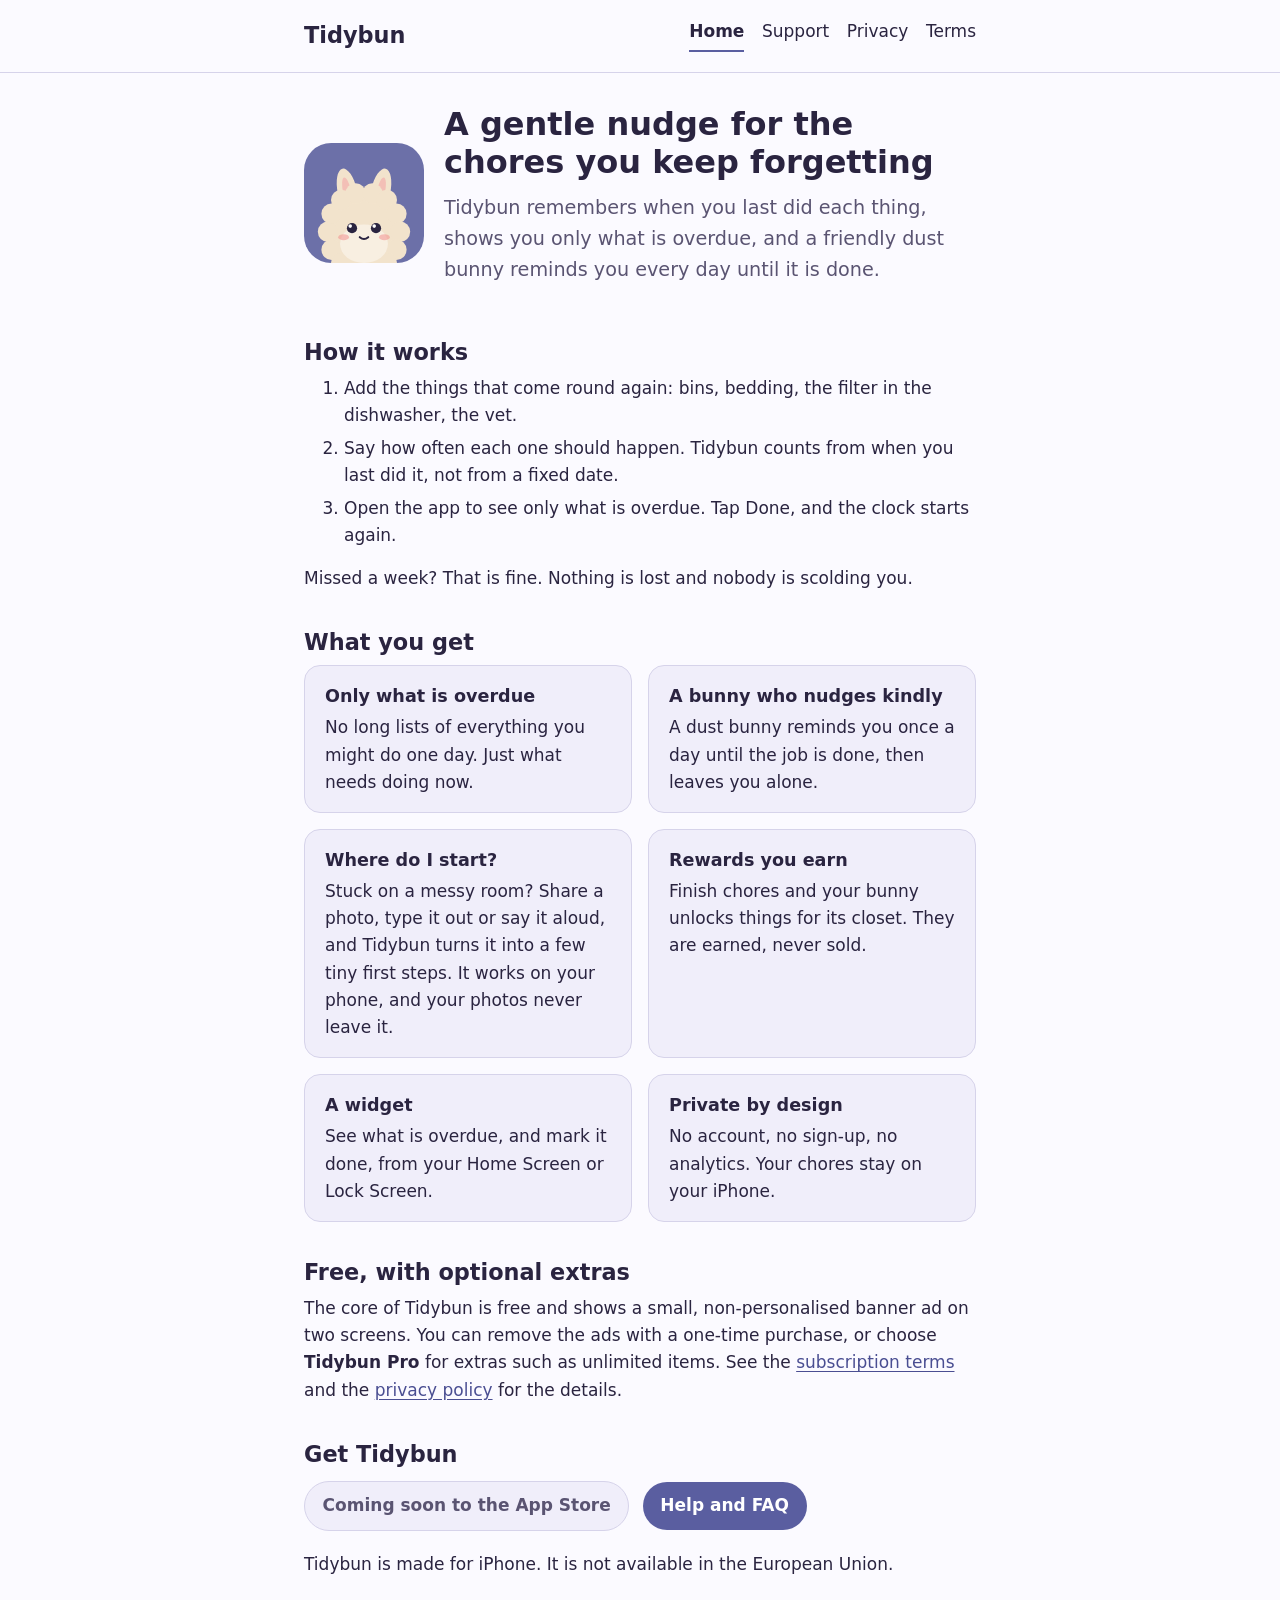
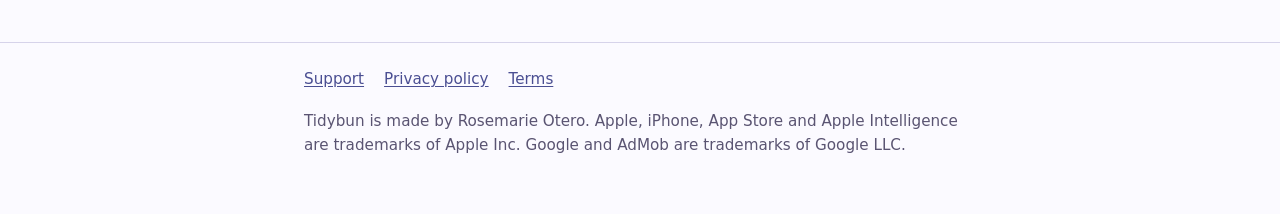
<file: index.html>
<!doctype html>
<html lang="en">
<head>
<meta charset="utf-8">
<meta name="viewport" content="width=device-width, initial-scale=1">
<meta name="color-scheme" content="light dark">
<title>Tidybun: a gentle nudge for the chores you keep forgetting</title>
<meta name="description" content="Tidybun tracks when you last did each chore, shows only what is overdue, and a dust bunny nudges you daily until it is done.">
<link rel="icon" href="icon.svg" type="image/svg+xml">
<link rel="stylesheet" href="style.css">
</head>
<body>
<a class="skip" href="#main">Skip to content</a>
<header class="site"><div class="wrap">
  <a class="brand" href="index.html">Tidybun</a>
  <nav aria-label="Main"><ul>
    <li><a href="index.html" aria-current="page">Home</a></li>
    <li><a href="support.html">Support</a></li>
    <li><a href="privacy.html">Privacy</a></li>
    <li><a href="terms.html">Terms</a></li>
  </ul></nav>
</div></header>

<main id="main"><div class="wrap">
  <div class="hero"><svg role="img" aria-label="Tidybun app icon: a smiling dust bunny" xmlns="http://www.w3.org/2000/svg" viewBox="0 0 200 200" >
<rect width="200" height="200" fill="#6C70A8"/>
<g transform="translate(0,30)">
<ellipse cx="72" cy="50" rx="16" ry="38" transform="rotate(-12 72 50)" fill="#F2E3CC"/>
<ellipse cx="128" cy="50" rx="16" ry="38" transform="rotate(12 128 50)" fill="#F2E3CC"/>
<ellipse cx="72" cy="52" rx="7" ry="25" transform="rotate(-12 72 52)" fill="#F6A9A9" opacity="0.6"/>
<ellipse cx="128" cy="52" rx="7" ry="25" transform="rotate(12 128 52)" fill="#F6A9A9" opacity="0.6"/>
<g fill="#F2E3CC"><circle cx="100" cy="118" r="64"/><circle cx="40" cy="118" r="17"/><circle cx="46" cy="88" r="17"/><circle cx="62" cy="65" r="17"/><circle cx="86" cy="54" r="17"/><circle cx="114" cy="54" r="17"/><circle cx="138" cy="65" r="17"/><circle cx="154" cy="88" r="17"/><circle cx="160" cy="118" r="17"/><circle cx="154" cy="148" r="17"/><circle cx="138" cy="170" r="17"/><circle cx="46" cy="148" r="17"/><circle cx="62" cy="170" r="17"/></g>
<ellipse cx="100" cy="138" rx="40" ry="32" fill="#FFFFFF" opacity="0.4"/>
<ellipse cx="66" cy="127" rx="9" ry="5" fill="#F48A8A" opacity="0.5"/><ellipse cx="134" cy="127" rx="9" ry="5" fill="#F48A8A" opacity="0.5"/>
<circle cx="80" cy="112" r="8.5" fill="#2A2440"/><circle cx="120" cy="112" r="8.5" fill="#2A2440"/>
<circle cx="77" cy="108.5" r="3" fill="#FFFFFF"/><circle cx="117" cy="108.5" r="3" fill="#FFFFFF"/>
<path d="M93 127 Q100 133 107 127" stroke="#2A2440" stroke-width="3.5" fill="none" stroke-linecap="round"/>
</g>
</svg><div>
  <h1>A gentle nudge for the chores you keep forgetting</h1>
  <p class="lead">Tidybun remembers when you last did each thing, shows you only what is overdue, and a friendly dust bunny reminds you every day until it is done.</p></div></div>

  <h2>How it works</h2>
  <ol>
    <li>Add the things that come round again: bins, bedding, the filter in the dishwasher, the vet.</li>
    <li>Say how often each one should happen. Tidybun counts from when you last did it, not from a fixed date.</li>
    <li>Open the app to see only what is overdue. Tap Done, and the clock starts again.</li>
  </ol>
  <p>Missed a week? That is fine. Nothing is lost and nobody is scolding you.</p>

  <h2>What you get</h2>
  <div class="grid">
    <div class="card"><h3>Only what is overdue</h3><p>No long lists of everything you might do one day. Just what needs doing now.</p></div>
    <div class="card"><h3>A bunny who nudges kindly</h3><p>A dust bunny reminds you once a day until the job is done, then leaves you alone.</p></div>
    <div class="card"><h3>Where do I start?</h3><p>Stuck on a messy room? Share a photo, type it out or say it aloud, and Tidybun turns it into a few tiny first steps. It works on your phone, and your photos never leave it.</p></div>
    <div class="card"><h3>Rewards you earn</h3><p>Finish chores and your bunny unlocks things for its closet. They are earned, never sold.</p></div>
    <div class="card"><h3>A widget</h3><p>See what is overdue, and mark it done, from your Home Screen or Lock Screen.</p></div>
    <div class="card"><h3>Private by design</h3><p>No account, no sign-up, no analytics. Your chores stay on your iPhone.</p></div>
  </div>

  <h2>Free, with optional extras</h2>
  <p>The core of Tidybun is free and shows a small, non-personalised banner ad on two screens. You can remove the ads with a one-time purchase, or choose <strong>Tidybun Pro</strong> for extras such as unlimited items. See the <a href="terms.html">subscription terms</a> and the <a href="privacy.html">privacy policy</a> for the details.</p>

  <h2>Get Tidybun</h2>
  <p>
    <span class="button disabled" aria-disabled="true">Coming soon to the App Store</span>
    <a class="button" href="support.html">Help and FAQ</a>
  </p>
  <p>Tidybun is made for iPhone. It is not available in the European Union.</p>
</div></main>

<footer class="site"><div class="wrap">
  <ul>
    <li><a href="support.html">Support</a></li>
    <li><a href="privacy.html">Privacy policy</a></li>
    <li><a href="terms.html">Terms</a></li>
  </ul>
  <p>Tidybun is made by Rosemarie Otero. Apple, iPhone, App Store and Apple Intelligence are trademarks of Apple Inc. Google and AdMob are trademarks of Google LLC.</p>
</div></footer>
</body>
</html>
</file>
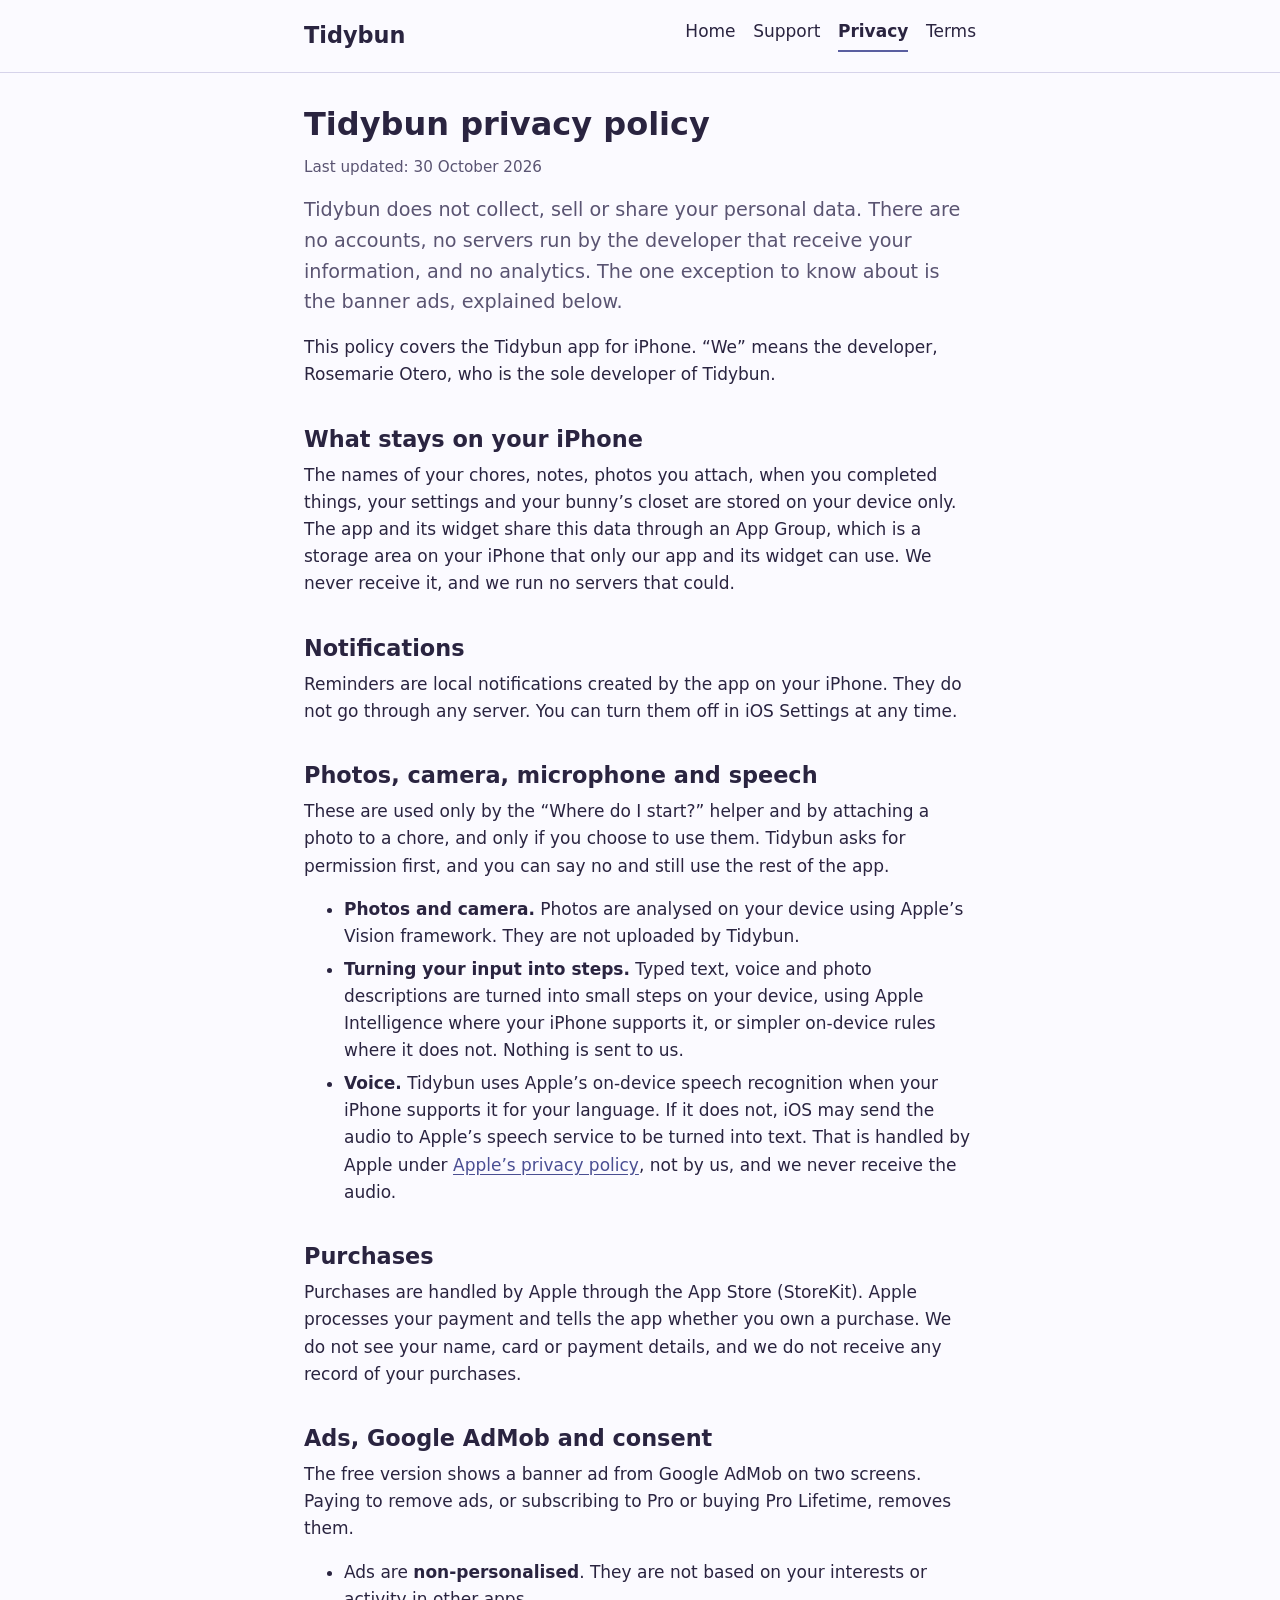
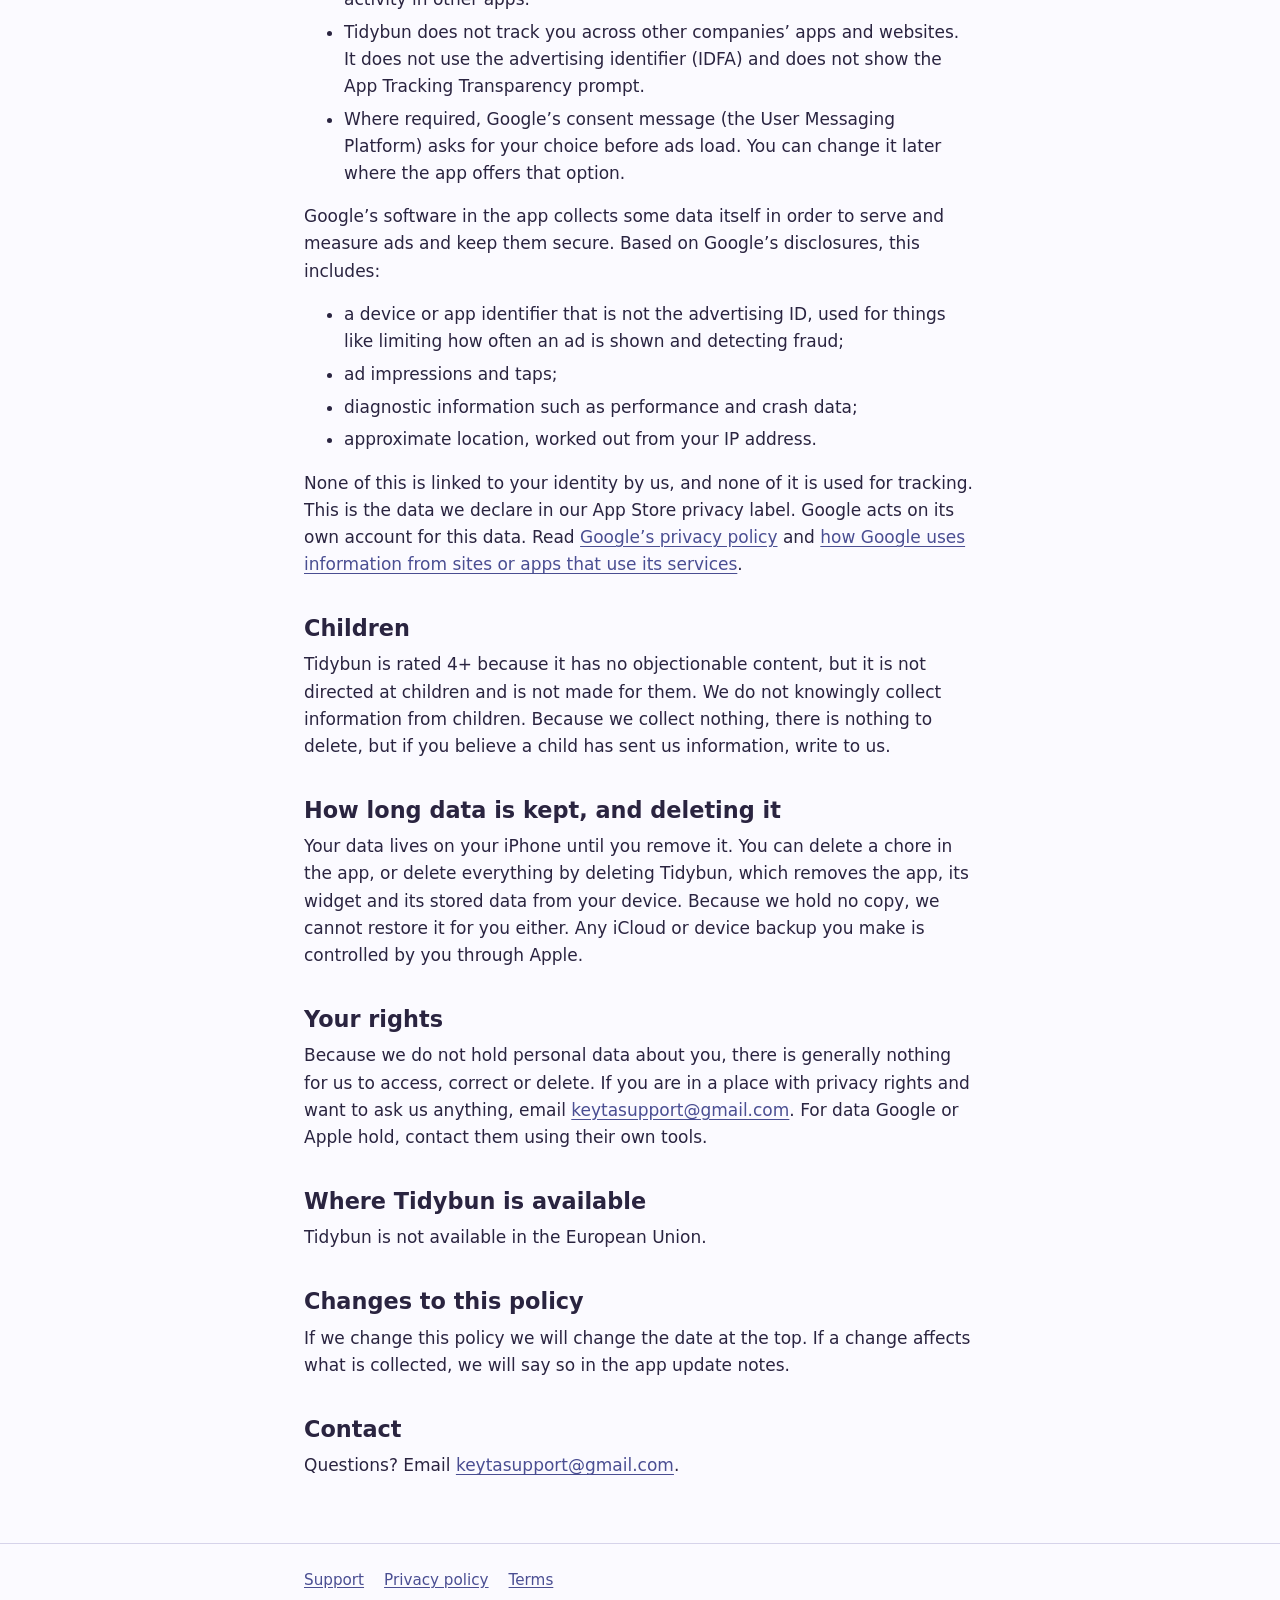
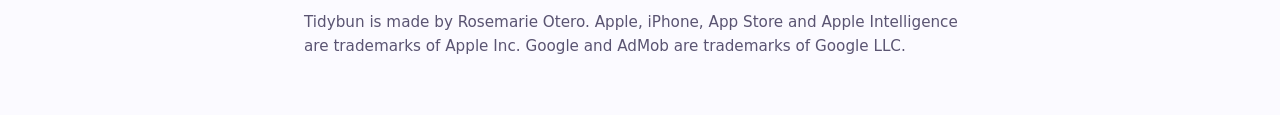
<file: privacy.html>
<!doctype html>
<html lang="en">
<head>
<meta charset="utf-8">
<meta name="viewport" content="width=device-width, initial-scale=1">
<meta name="color-scheme" content="light dark">
<title>Tidybun privacy policy</title>
<meta name="description" content="What Tidybun does with your data: the developer collects nothing, and what Apple and Google's ad software see.">
<link rel="icon" href="icon.svg" type="image/svg+xml">
<link rel="stylesheet" href="style.css">
</head>
<body>
<a class="skip" href="#main">Skip to content</a>
<header class="site"><div class="wrap">
  <a class="brand" href="index.html">Tidybun</a>
  <nav aria-label="Main"><ul>
    <li><a href="index.html">Home</a></li>
    <li><a href="support.html">Support</a></li>
    <li><a href="privacy.html" aria-current="page">Privacy</a></li>
    <li><a href="terms.html">Terms</a></li>
  </ul></nav>
</div></header>

<main id="main"><div class="wrap">
  <h1>Tidybun privacy policy</h1>
  <p class="updated">Last updated: 30 October 2026</p>

  <p class="lead">Tidybun does not collect, sell or share your personal data. There are no accounts, no servers run by the developer that receive your information, and no analytics. The one exception to know about is the banner ads, explained below.</p>

  <p>This policy covers the Tidybun app for iPhone. &ldquo;We&rdquo; means the developer, Rosemarie Otero, who is the sole developer of Tidybun.</p>

  <h2>What stays on your iPhone</h2>
  <p>The names of your chores, notes, photos you attach, when you completed things, your settings and your bunny&rsquo;s closet are stored on your device only. The app and its widget share this data through an App Group, which is a storage area on your iPhone that only our app and its widget can use. We never receive it, and we run no servers that could.</p>

  <h2>Notifications</h2>
  <p>Reminders are local notifications created by the app on your iPhone. They do not go through any server. You can turn them off in iOS Settings at any time.</p>

  <h2>Photos, camera, microphone and speech</h2>
  <p>These are used only by the &ldquo;Where do I start?&rdquo; helper and by attaching a photo to a chore, and only if you choose to use them. Tidybun asks for permission first, and you can say no and still use the rest of the app.</p>
  <ul>
    <li><strong>Photos and camera.</strong> Photos are analysed on your device using Apple&rsquo;s Vision framework. They are not uploaded by Tidybun.</li>
    <li><strong>Turning your input into steps.</strong> Typed text, voice and photo descriptions are turned into small steps on your device, using Apple Intelligence where your iPhone supports it, or simpler on-device rules where it does not. Nothing is sent to us.</li>
    <li><strong>Voice.</strong> Tidybun uses Apple&rsquo;s on-device speech recognition when your iPhone supports it for your language. If it does not, iOS may send the audio to Apple&rsquo;s speech service to be turned into text. That is handled by Apple under <a href="https://www.apple.com/legal/privacy/">Apple&rsquo;s privacy policy</a>, not by us, and we never receive the audio.</li>
  </ul>

  <h2>Purchases</h2>
  <p>Purchases are handled by Apple through the App Store (StoreKit). Apple processes your payment and tells the app whether you own a purchase. We do not see your name, card or payment details, and we do not receive any record of your purchases.</p>

  <h2>Ads, Google AdMob and consent</h2>
  <p>The free version shows a banner ad from Google AdMob on two screens. Paying to remove ads, or subscribing to Pro or buying Pro Lifetime, removes them.</p>
  <ul>
    <li>Ads are <strong>non-personalised</strong>. They are not based on your interests or activity in other apps.</li>
    <li>Tidybun does not track you across other companies&rsquo; apps and websites. It does not use the advertising identifier (IDFA) and does not show the App Tracking Transparency prompt.</li>
    <li>Where required, Google&rsquo;s consent message (the User Messaging Platform) asks for your choice before ads load. You can change it later where the app offers that option.</li>
  </ul>
  <p>Google&rsquo;s software in the app collects some data itself in order to serve and measure ads and keep them secure. Based on Google&rsquo;s disclosures, this includes:</p>
  <ul>
    <li>a device or app identifier that is not the advertising ID, used for things like limiting how often an ad is shown and detecting fraud;</li>
    <li>ad impressions and taps;</li>
    <li>diagnostic information such as performance and crash data;</li>
    <li>approximate location, worked out from your IP address.</li>
  </ul>
  <p>None of this is linked to your identity by us, and none of it is used for tracking. This is the data we declare in our App Store privacy label. Google acts on its own account for this data. Read <a href="https://policies.google.com/privacy">Google&rsquo;s privacy policy</a> and <a href="https://policies.google.com/technologies/partner-sites">how Google uses information from sites or apps that use its services</a>.</p>

  <h2>Children</h2>
  <p>Tidybun is rated 4+ because it has no objectionable content, but it is not directed at children and is not made for them. We do not knowingly collect information from children. Because we collect nothing, there is nothing to delete, but if you believe a child has sent us information, write to us.</p>

  <h2>How long data is kept, and deleting it</h2>
  <p>Your data lives on your iPhone until you remove it. You can delete a chore in the app, or delete everything by deleting Tidybun, which removes the app, its widget and its stored data from your device. Because we hold no copy, we cannot restore it for you either. Any iCloud or device backup you make is controlled by you through Apple.</p>

  <h2>Your rights</h2>
  <p>Because we do not hold personal data about you, there is generally nothing for us to access, correct or delete. If you are in a place with privacy rights and want to ask us anything, email <a href="mailto:keytasupport@gmail.com">keytasupport@gmail.com</a>. For data Google or Apple hold, contact them using their own tools.</p>

  <h2>Where Tidybun is available</h2>
  <p>Tidybun is not available in the European Union.</p>

  <h2>Changes to this policy</h2>
  <p>If we change this policy we will change the date at the top. If a change affects what is collected, we will say so in the app update notes.</p>

  <h2>Contact</h2>
  <p>Questions? Email <a href="mailto:keytasupport@gmail.com">keytasupport@gmail.com</a>.</p>
</div></main>

<footer class="site"><div class="wrap">
  <ul>
    <li><a href="support.html">Support</a></li>
    <li><a href="privacy.html">Privacy policy</a></li>
    <li><a href="terms.html">Terms</a></li>
  </ul>
  <p>Tidybun is made by Rosemarie Otero. Apple, iPhone, App Store and Apple Intelligence are trademarks of Apple Inc. Google and AdMob are trademarks of Google LLC.</p>
</div></footer>
</body>
</html>
</file>
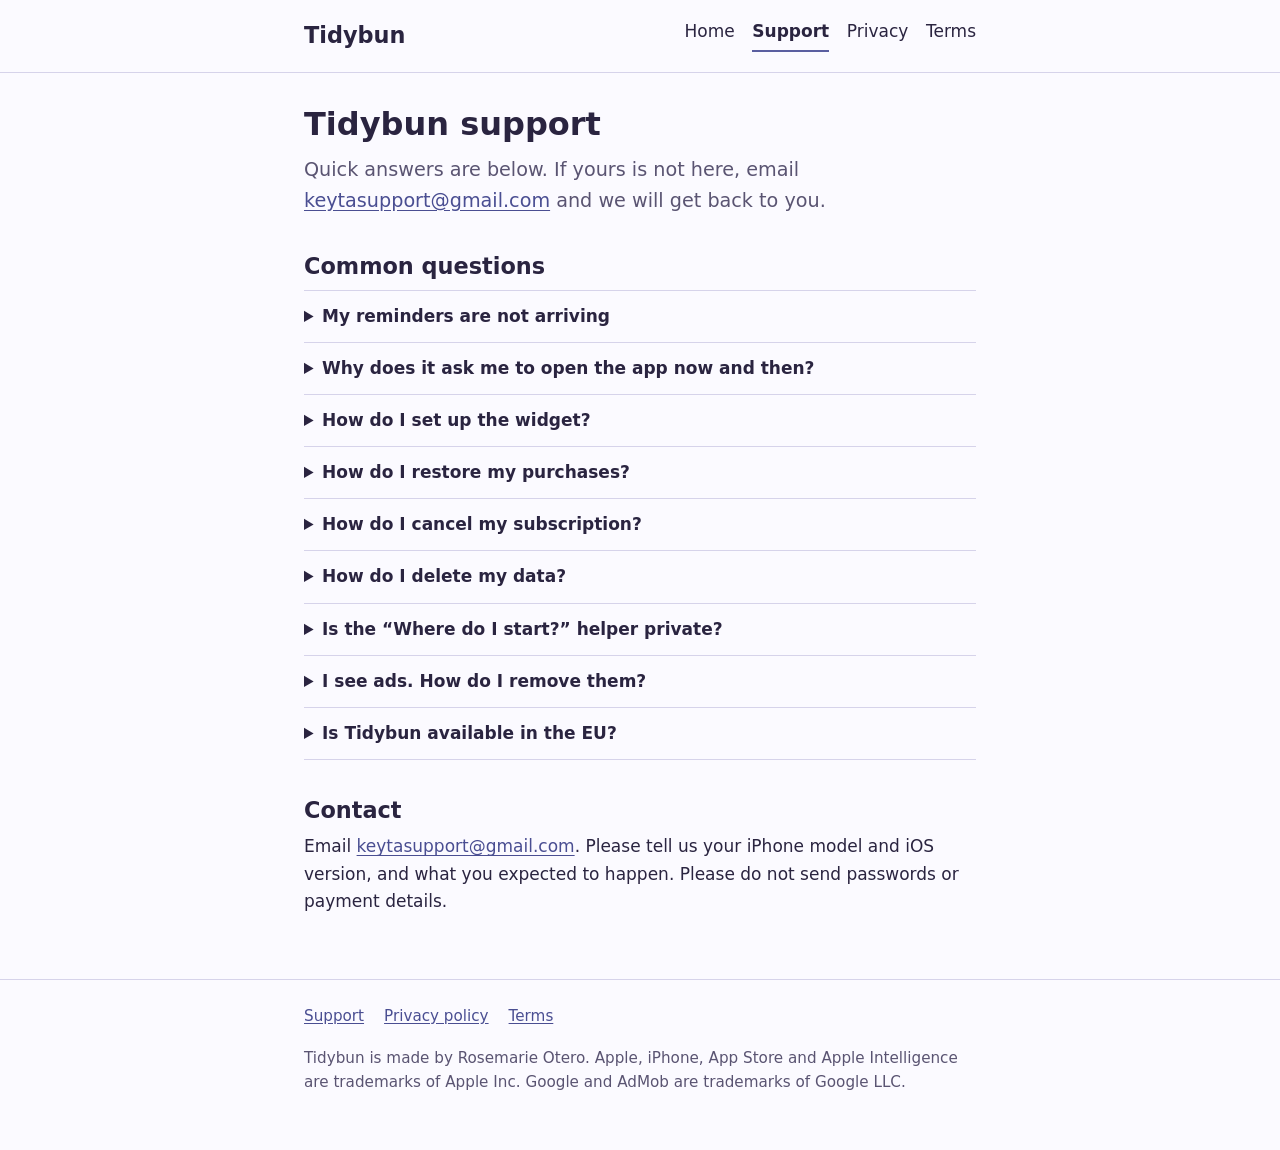
<file: support.html>
<!doctype html>
<html lang="en">
<head>
<meta charset="utf-8">
<meta name="viewport" content="width=device-width, initial-scale=1">
<meta name="color-scheme" content="light dark">
<title>Tidybun support</title>
<meta name="description" content="Help and answers for Tidybun: reminders, the widget, purchases, deleting your data and the Where do I start helper.">
<link rel="icon" href="icon.svg" type="image/svg+xml">
<link rel="stylesheet" href="style.css">
</head>
<body>
<a class="skip" href="#main">Skip to content</a>
<header class="site"><div class="wrap">
  <a class="brand" href="index.html">Tidybun</a>
  <nav aria-label="Main"><ul>
    <li><a href="index.html">Home</a></li>
    <li><a href="support.html" aria-current="page">Support</a></li>
    <li><a href="privacy.html">Privacy</a></li>
    <li><a href="terms.html">Terms</a></li>
  </ul></nav>
</div></header>

<main id="main"><div class="wrap">
  <h1>Tidybun support</h1>
  <p class="lead">Quick answers are below. If yours is not here, email <a href="mailto:keytasupport@gmail.com">keytasupport@gmail.com</a> and we will get back to you.</p>

  <h2>Common questions</h2>
  <details>
    <summary>My reminders are not arriving</summary>
    <p>First check that notifications are allowed for Tidybun in iOS Settings, and that Focus or Do Not Disturb is not hiding them. Then check Tidybun&rsquo;s own settings for your reminder time and quiet hours.</p><p>Also note that iOS lets an app queue only a limited number of reminders (64 at a time). If you have many overdue items, opening Tidybun every so often tops the queue up again.</p>
  </details>
  <details>
    <summary>Why does it ask me to open the app now and then?</summary>
    <p>With &ldquo;until done&rdquo; reminders, iOS limits how many can be queued ahead of time. Opening the app, or marking something done, refills them. We cannot work around this limit.</p>
  </details>
  <details>
    <summary>How do I set up the widget?</summary>
    <p>Touch and hold your Home Screen, tap the plus button, search for Tidybun and pick a size. For the Lock Screen, touch and hold the lock screen, choose Customise, then add the widget. It shows what is overdue, and you can mark things done from it.</p>
  </details>
  <details>
    <summary>How do I restore my purchases?</summary>
    <p>Open Tidybun&rsquo;s settings and tap Restore Purchases. You need to be signed in with the same Apple Account you bought with. Nothing is charged again.</p>
  </details>
  <details>
    <summary>How do I cancel my subscription?</summary>
    <p>Subscriptions are managed by Apple, not by us. Open the Settings app, tap your name, then Subscriptions, choose Tidybun Pro and tap Cancel. You keep Pro until the end of the period you already paid for. Deleting the app does not cancel the subscription.</p>
  </details>
  <details>
    <summary>How do I delete my data?</summary>
    <p>Delete individual chores in the app. To remove everything, delete Tidybun from your iPhone. All your data is stored on the device, so that removes it. We keep no copy, so we cannot recover it afterwards.</p>
  </details>
  <details>
    <summary>Is the &ldquo;Where do I start?&rdquo; helper private?</summary>
    <p>Yes. Photos, text and voice are turned into steps on your iPhone, using Apple Vision and Apple Intelligence where available. Photos never leave the phone. One honest caveat: if your iPhone cannot do speech recognition on the device for your language, iOS may send the audio to Apple to be turned into text. You can type instead. See the <a href="privacy.html">privacy policy</a>.</p>
  </details>
  <details>
    <summary>I see ads. How do I remove them?</summary>
    <p>Buy Remove Ads (one-time), or get Tidybun Pro or Pro Lifetime. The ads are small, non-personalised banners on two screens, and nothing tracks you.</p>
  </details>
  <details>
    <summary>Is Tidybun available in the EU?</summary>
    <p>No, not at the moment.</p>
  </details>

  <h2>Contact</h2>
  <p>Email <a href="mailto:keytasupport@gmail.com">keytasupport@gmail.com</a>. Please tell us your iPhone model and iOS version, and what you expected to happen. Please do not send passwords or payment details.</p>
</div></main>

<footer class="site"><div class="wrap">
  <ul>
    <li><a href="support.html">Support</a></li>
    <li><a href="privacy.html">Privacy policy</a></li>
    <li><a href="terms.html">Terms</a></li>
  </ul>
  <p>Tidybun is made by Rosemarie Otero. Apple, iPhone, App Store and Apple Intelligence are trademarks of Apple Inc. Google and AdMob are trademarks of Google LLC.</p>
</div></footer>
</body>
</html>
</file>
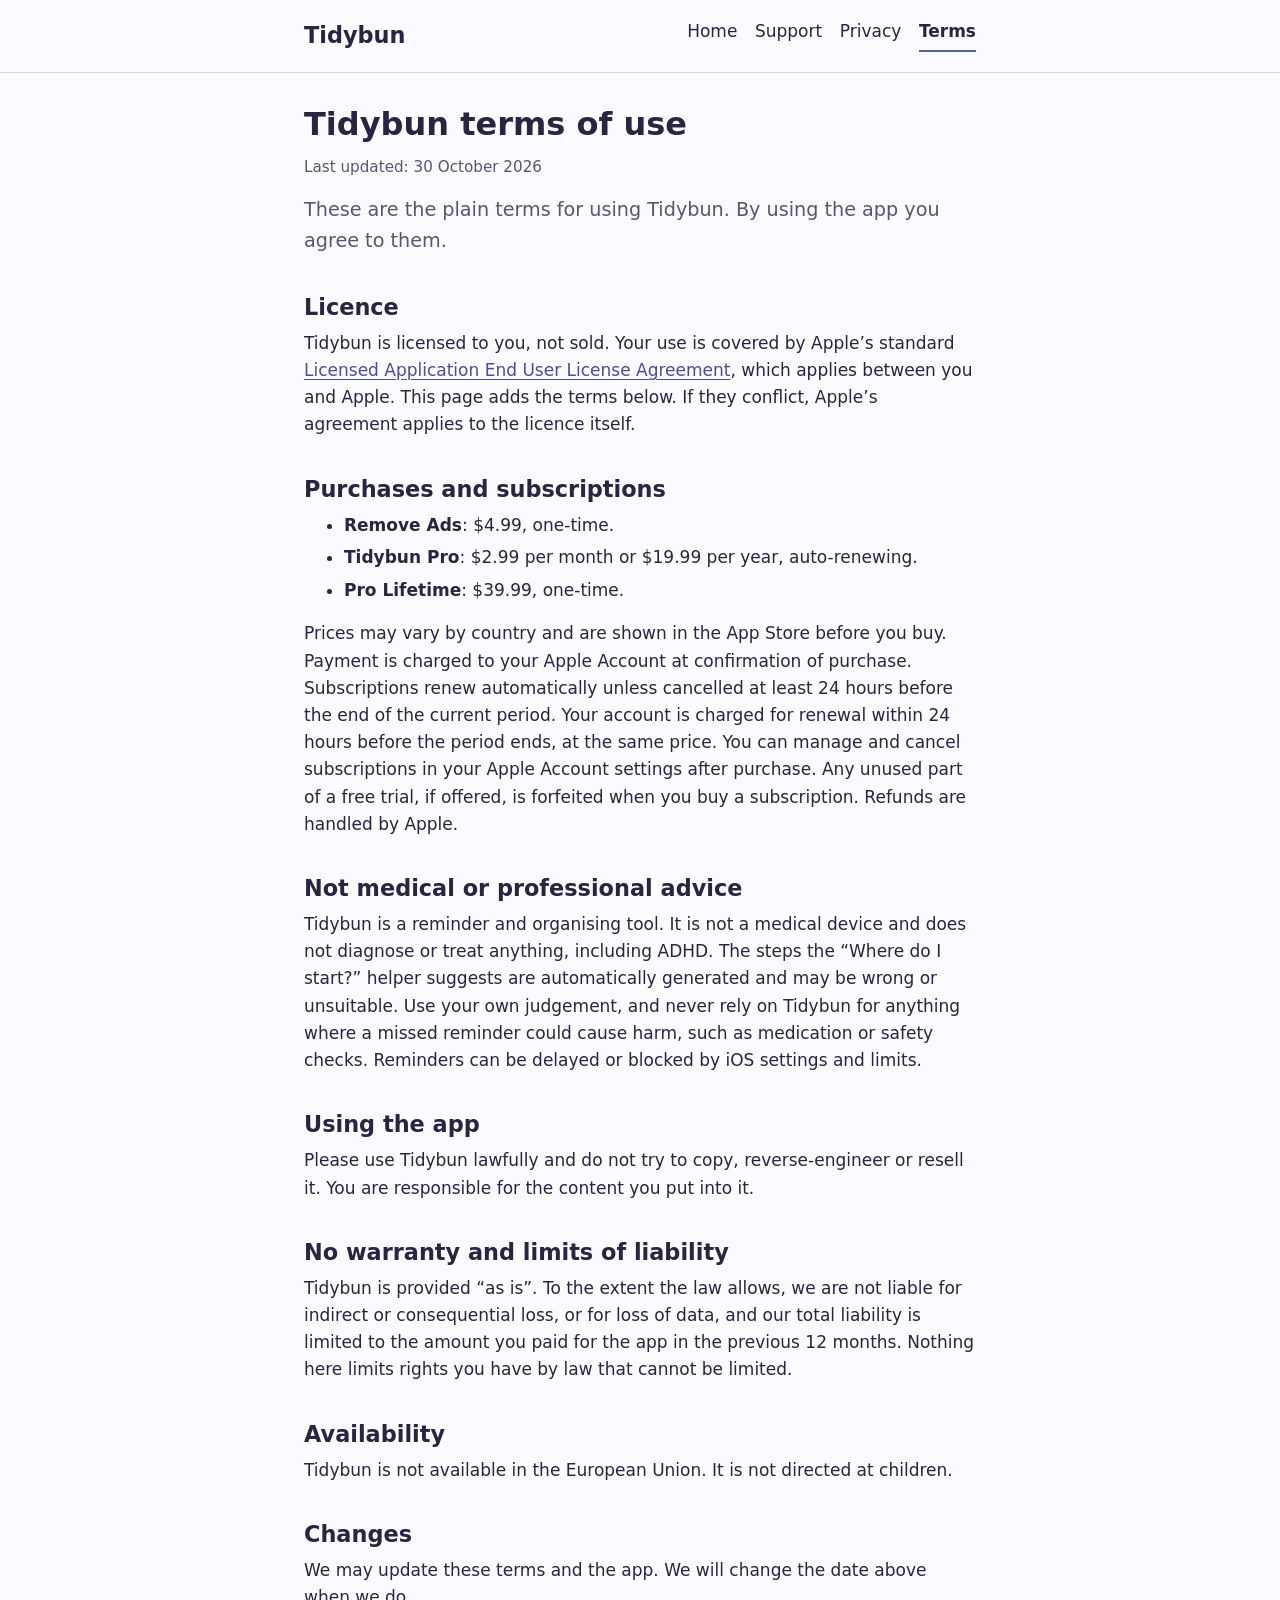
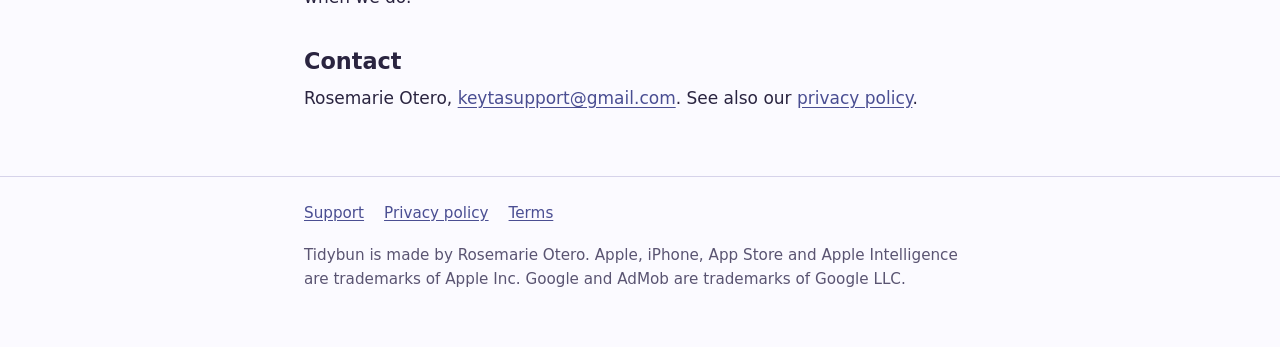
<file: terms.html>
<!doctype html>
<html lang="en">
<head>
<meta charset="utf-8">
<meta name="viewport" content="width=device-width, initial-scale=1">
<meta name="color-scheme" content="light dark">
<title>Tidybun terms of use</title>
<meta name="description" content="Terms for using Tidybun, including subscription details and a note that it is not professional advice.">
<link rel="icon" href="icon.svg" type="image/svg+xml">
<link rel="stylesheet" href="style.css">
</head>
<body>
<a class="skip" href="#main">Skip to content</a>
<header class="site"><div class="wrap">
  <a class="brand" href="index.html">Tidybun</a>
  <nav aria-label="Main"><ul>
    <li><a href="index.html">Home</a></li>
    <li><a href="support.html">Support</a></li>
    <li><a href="privacy.html">Privacy</a></li>
    <li><a href="terms.html" aria-current="page">Terms</a></li>
  </ul></nav>
</div></header>

<main id="main"><div class="wrap">
  <h1>Tidybun terms of use</h1>
  <p class="updated">Last updated: 30 October 2026</p>

  <p class="lead">These are the plain terms for using Tidybun. By using the app you agree to them.</p>

  <h2>Licence</h2>
  <p>Tidybun is licensed to you, not sold. Your use is covered by Apple&rsquo;s standard <a href="https://www.apple.com/legal/internet-services/itunes/dev/stdeula/">Licensed Application End User License Agreement</a>, which applies between you and Apple. This page adds the terms below. If they conflict, Apple&rsquo;s agreement applies to the licence itself.</p>

  <h2>Purchases and subscriptions</h2>
  <ul>
    <li><strong>Remove Ads</strong>: $4.99, one-time.</li>
    <li><strong>Tidybun Pro</strong>: $2.99 per month or $19.99 per year, auto-renewing.</li>
    <li><strong>Pro Lifetime</strong>: $39.99, one-time.</li>
  </ul>
  <p>Prices may vary by country and are shown in the App Store before you buy. Payment is charged to your Apple Account at confirmation of purchase. Subscriptions renew automatically unless cancelled at least 24 hours before the end of the current period. Your account is charged for renewal within 24 hours before the period ends, at the same price. You can manage and cancel subscriptions in your Apple Account settings after purchase. Any unused part of a free trial, if offered, is forfeited when you buy a subscription. Refunds are handled by Apple.</p>

  <h2>Not medical or professional advice</h2>
  <p>Tidybun is a reminder and organising tool. It is not a medical device and does not diagnose or treat anything, including ADHD. The steps the &ldquo;Where do I start?&rdquo; helper suggests are automatically generated and may be wrong or unsuitable. Use your own judgement, and never rely on Tidybun for anything where a missed reminder could cause harm, such as medication or safety checks. Reminders can be delayed or blocked by iOS settings and limits.</p>

  <h2>Using the app</h2>
  <p>Please use Tidybun lawfully and do not try to copy, reverse-engineer or resell it. You are responsible for the content you put into it.</p>

  <h2>No warranty and limits of liability</h2>
  <p>Tidybun is provided &ldquo;as is&rdquo;. To the extent the law allows, we are not liable for indirect or consequential loss, or for loss of data, and our total liability is limited to the amount you paid for the app in the previous 12 months. Nothing here limits rights you have by law that cannot be limited.</p>

  <h2>Availability</h2>
  <p>Tidybun is not available in the European Union. It is not directed at children.</p>

  <h2>Changes</h2>
  <p>We may update these terms and the app. We will change the date above when we do.</p>

  <h2>Contact</h2>
  <p>Rosemarie Otero, <a href="mailto:keytasupport@gmail.com">keytasupport@gmail.com</a>. See also our <a href="privacy.html">privacy policy</a>.</p>
</div></main>

<footer class="site"><div class="wrap">
  <ul>
    <li><a href="support.html">Support</a></li>
    <li><a href="privacy.html">Privacy policy</a></li>
    <li><a href="terms.html">Terms</a></li>
  </ul>
  <p>Tidybun is made by Rosemarie Otero. Apple, iPhone, App Store and Apple Intelligence are trademarks of Apple Inc. Google and AdMob are trademarks of Google LLC.</p>
</div></footer>
</body>
</html>
</file>
<file: style.css>
/* Tidybun site. One stylesheet, no scripts. Rounded system type, no external fonts. */
:root {
  --bg: #fbfaff;
  --surface: #f0eefa;
  --text: #2a2440;
  --muted: #5a5472;
  --link: #4a4e92;
  --border: #d6d3ea;
  --accent: #5a5ea0;
  --on-accent: #ffffff;
}
@media (prefers-color-scheme: dark) {
  :root {
    --bg: #17142a;
    --surface: #221e3a;
    --text: #f1eefc;
    --muted: #bdb8d6;
    --link: #b5b8f2;
    --border: #3b3660;
    --accent: #b5b8f2;
    --on-accent: #17142a;
  }
}
* { box-sizing: border-box; }
html { -webkit-text-size-adjust: 100%; }
body {
  margin: 0;
  background: var(--bg);
  color: var(--text);
  font: 1.0625rem/1.6 ui-rounded, "SF Pro Rounded", "Nunito", system-ui, -apple-system, "Segoe UI", Roboto, Arial, sans-serif;
  overflow-wrap: break-word;
}
a { color: var(--link); text-underline-offset: 0.15em; }
a:focus-visible, summary:focus-visible { outline: 3px solid var(--accent); outline-offset: 2px; border-radius: 2px; }
.skip { position: absolute; left: -999px; top: 0; background: var(--accent); color: var(--on-accent); padding: .5rem 1rem; z-index: 10; }
.skip:focus { left: 0; }
.wrap { max-width: 44rem; margin: 0 auto; padding: 0 1rem; }
header.site { border-bottom: 1px solid var(--border); }
header.site .wrap { display: flex; flex-wrap: wrap; align-items: center; justify-content: space-between; gap: .5rem 1.5rem; padding-top: .9rem; padding-bottom: .9rem; }
.brand { font-weight: 800; font-size: 1.4rem; color: var(--text); text-decoration: none; }
nav ul { list-style: none; display: flex; flex-wrap: wrap; gap: .25rem 1.1rem; margin: 0; padding: 0; }
nav a { color: var(--text); text-decoration: none; padding: .25rem 0; display: inline-block; }
nav a:hover { text-decoration: underline; }
nav a[aria-current="page"] { font-weight: 700; border-bottom: 2px solid var(--accent); }
main { padding: 2rem 0 3rem; }
h1 { font-size: 2rem; line-height: 1.2; margin: 0 0 .75rem; }
h2 { font-size: 1.4rem; line-height: 1.3; margin: 2.25rem 0 .5rem; }
h3 { font-size: 1.1rem; margin: 0 0 .25rem; }
p, ul, ol { margin: 0 0 1rem; }
li { margin-bottom: .35rem; }
.lead { font-size: 1.2rem; color: var(--muted); }
.updated { color: var(--muted); font-size: .95rem; }
.hero { display: flex; flex-wrap: wrap; align-items: center; gap: 1.25rem; margin-bottom: 1rem; }
.hero svg { width: 7.5rem; height: 7.5rem; border-radius: 1.7rem; flex: none; }
.hero > div { flex: 1 1 16rem; min-width: 0; }
.card { background: var(--surface); border: 1px solid var(--border); border-radius: 1rem; padding: 1rem 1.25rem; }
.card p { margin: 0; }
.grid { display: grid; gap: 1rem; grid-template-columns: repeat(auto-fit, minmax(min(14rem, 100%), 1fr)); }
.button { display: inline-block; background: var(--accent); color: var(--on-accent); font-weight: 700; padding: .65rem 1.1rem; border-radius: 999px; text-decoration: none; margin: .25rem .5rem .25rem 0; }
.button:hover { filter: brightness(1.08); }
.button.disabled { background: var(--surface); color: var(--muted); border: 1px solid var(--border); }
details { border-top: 1px solid var(--border); padding: .75rem 0; }
details:last-of-type { border-bottom: 1px solid var(--border); }
summary { cursor: pointer; font-weight: 700; }
details > :not(summary) { margin-top: .6rem; }
footer.site { border-top: 1px solid var(--border); color: var(--muted); font-size: .95rem; padding: 1.5rem 0 2.5rem; }
footer.site ul { list-style: none; display: flex; flex-wrap: wrap; gap: .25rem 1.25rem; padding: 0; margin: 0 0 .75rem; }
@media (max-width: 30rem) {
  h1 { font-size: 1.65rem; }
  body { font-size: 1rem; }
}
</file>
